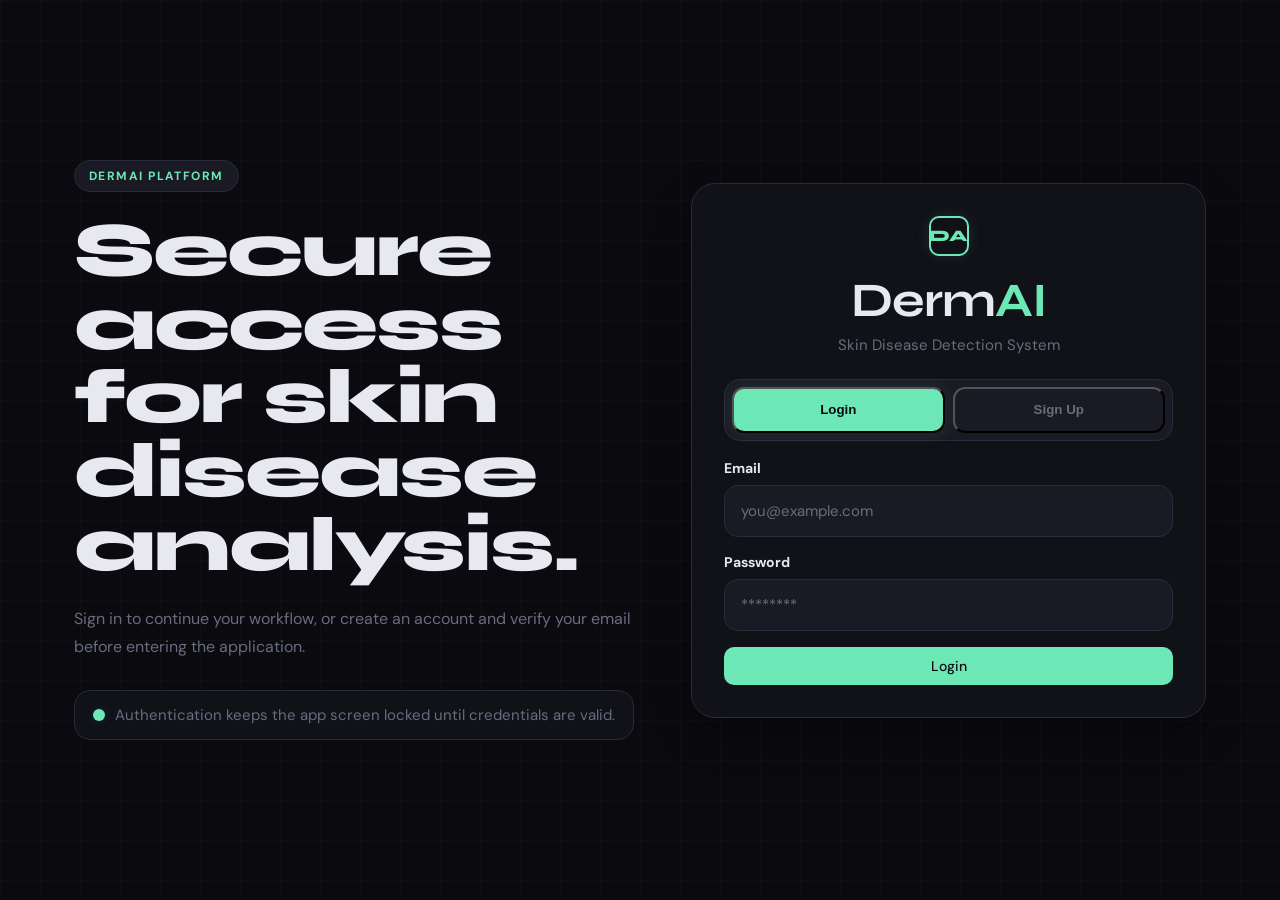
<file: src/api/frontend/index.html>
<!DOCTYPE html>
<html lang="en">
<head>
  <meta charset="UTF-8">
  <meta name="viewport" content="width=device-width, initial-scale=1.0">
  <title>DermAI - Skin Disease Detection</title>
  <link rel="preconnect" href="https://fonts.googleapis.com">
  <link rel="preconnect" href="https://fonts.gstatic.com" crossorigin>
  <link href="https://fonts.googleapis.com/css2?family=Syne:wght@400;600;700;800&family=DM+Sans:wght@300;400;500;700&display=swap" rel="stylesheet">
  <link rel="stylesheet" href="style.css">
  <link rel="stylesheet" href="login_style.css">
</head>
<body>
  <div class="container">
    <header>
      <div class="logo">
        <div class="logo-mark">DA</div>
        <div class="logo-text">Derm<span>AI</span></div>
      </div>
      <div class="header-actions">
        <div class="status-pill">
          <div class="status-dot" id="statusDot"></div>
          <span id="statusText">Checking...</span>
        </div>
        <button class="btn btn-ghost btn-sm" id="profileBtn" type="button">Profile</button>
        <button class="btn btn-ghost btn-sm" id="logoutBtn" type="button">Logout</button>
      </div>
    </header>

    <div class="hero">
      <h1>Skin Disease<br><em>Detection</em> & Analysis</h1>
      <p>Upload a dermoscopic image to receive an AI-powered classification with visual explanation and clinical guidance.</p>
    </div>

    <div class="upload-section" id="uploadSection">
      <div class="upload-zone" id="dropZone">
        <input type="file" id="fileInput" accept="image/*">
        <div class="upload-icon">Scan</div>
        <h3>Drop your image here</h3>
        <p>or <span class="browse" id="browseTrigger">browse files</span> - JPG, PNG, WebP</p>
      </div>

      <div class="preview-wrap" id="previewWrap">
        <img id="previewImg" class="preview-img" src="" alt="Preview">
        <div class="preview-info">
          <h4 id="fileName">image.jpg</h4>
          <p id="fileSize">-</p>
          <div class="button-row">
            <button class="btn btn-primary" id="analyzeBtn" type="button">
              <span>Analyze Image</span>
            </button>
            <button class="btn btn-ghost btn-sm" id="clearBtn" type="button">Clear</button>
          </div>
        </div>
      </div>
    </div>

    <div class="spinner-wrap" id="spinnerWrap">
      <div class="spinner"></div>
      <p id="spinnerMsg">Running inference...</p>
    </div>

    <div class="error-box" id="errorBox"></div>

    <div class="results" id="results">
      <div class="results-grid">
        <div class="card app-card">
          <div class="card-label">Visual Explanation</div>
          <div class="img-row">
            <div class="img-box">
              <span>Original</span>
              <img id="origImg" src="" alt="Original">
            </div>
            <div class="img-box">
              <span>Grad-CAM</span>
              <img id="gradcamImg" src="" alt="Grad-CAM">
            </div>
          </div>
        </div>

        <div class="card app-card">
          <div class="card-label">Prediction</div>
          <div class="pred-class" id="predClass">-</div>
          <div id="riskBadge" class="risk-badge">-</div>
          <div class="conf-bars" id="confBars"></div>
          <div class="infer-time" id="inferTime"></div>
        </div>
      </div>

      <div class="results-grid">
        <div class="card app-card">
          <div class="card-label">Common Symptoms</div>
          <ul class="symptom-list" id="symptoms"></ul>
        </div>

        <div class="card app-card">
          <div class="card-label">Advisory & Sources</div>
          <div class="advisory-text" id="advisory"></div>
          <div class="sources" id="sources"></div>
        </div>
      </div>

      <div class="disclaimer">
        <strong>Medical Disclaimer:</strong> <span id="disclaimer"></span>
      </div>

      <div class="feedback-bar" id="feedbackBar">
        <p>Was this prediction helpful or accurate?</p>
        <div class="feedback-btns">
          <button class="btn-feedback" id="thumbUp" type="button">Yes</button>
          <button class="btn-feedback" id="thumbDown" type="button">No</button>
        </div>
        <textarea id="feedbackComment" class="feedback-comment" rows="3" placeholder="Optional comment: tell us what was correct, unclear, or inaccurate."></textarea>
        <div class="feedback-thanks" id="feedbackThanks">Thank you for your feedback.</div>
      </div>

      <div class="reset-row">
        <button class="btn btn-ghost" id="resetBtn" type="button">Analyze Another Image</button>
      </div>
    </div>
  </div>

  <footer>
    DermAI - DA5402 MLOps Project - IIT Madras
    <span>Not a substitute for professional medical diagnosis</span>
  </footer>

  <div class="modal-overlay hidden-block" id="profileModal">
    <div class="modal-card profile-modal-card">
      <div class="modal-head">
        <div>
          <div class="card-label">Account</div>
          <h3>Profile & Prediction History</h3>
        </div>
        <button class="modal-close" id="profileModalClose" type="button" aria-label="Close profile">x</button>
      </div>

      <div class="profile-grid">
        <div class="profile-panel">
          <div class="profile-stat">
            <span class="profile-label">Username</span>
            <strong id="profileUsername">-</strong>
          </div>
          <div class="profile-stat">
            <span class="profile-label">Email</span>
            <strong id="profileEmail">-</strong>
          </div>
          <div class="profile-stat">
            <span class="profile-label">Gender</span>
            <strong id="profileGender">-</strong>
          </div>
          <div class="profile-stat">
            <span class="profile-label">Verified</span>
            <strong id="profileVerified">-</strong>
          </div>
          <div class="profile-stat">
            <span class="profile-label">Predictions</span>
            <strong id="profilePredictionCount">0</strong>
          </div>
          <div class="profile-stat">
            <span class="profile-label">Feedback</span>
            <strong id="profileFeedbackCount">0</strong>
          </div>
        </div>

        <div class="profile-panel">
          <div class="profile-history-head">
            <span class="profile-label">Recent Predictions</span>
          </div>
          <div id="predictionHistory" class="history-list">
            <p class="history-empty">No predictions available yet.</p>
          </div>
        </div>
      </div>
    </div>
  </div>

  <script src="config.js"></script>
  <script src="app.js"></script>
</body>
</html>
</file>
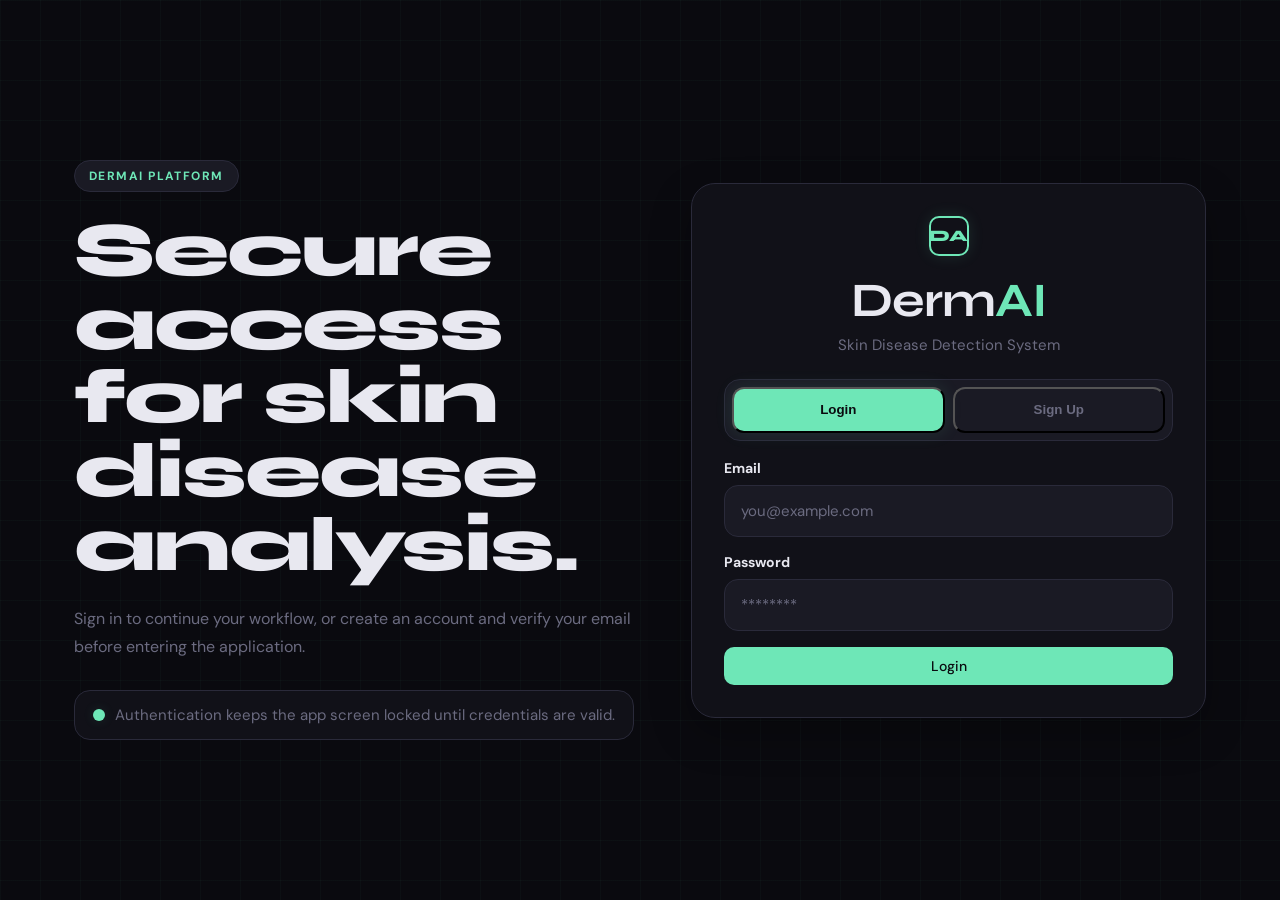
<file: src/api/frontend/auth.html>
<!DOCTYPE html>
<html lang="en">
<head>
  <meta charset="UTF-8">
  <meta name="viewport" content="width=device-width, initial-scale=1.0">
  <title>DermAI Auth</title>
  <link rel="preconnect" href="https://fonts.googleapis.com">
  <link rel="preconnect" href="https://fonts.gstatic.com" crossorigin>
  <link href="https://fonts.googleapis.com/css2?family=Syne:wght@400;600;700;800&family=DM+Sans:wght@300;400;500;700&display=swap" rel="stylesheet">
  <link rel="stylesheet" href="style.css">
  <link rel="stylesheet" href="login_style.css">
</head>
<body class="auth-body">
  <main class="auth-shell">
    <section class="auth-hero">
      <div class="hero-badge">DermAI Platform</div>
      <h1>Secure access for skin disease analysis.</h1>
      <p>Sign in to continue your workflow, or create an account and verify your email before entering the application.</p>
      <div class="hero-note">
        <span class="hero-note-dot"></span>
        Authentication keeps the app screen locked until credentials are valid.
      </div>
    </section>

    <section class="card auth-card">
      <div class="brand">
        <div class="brand-mark">DA</div>
        <h1>Derm<span>AI</span></h1>
        <p>Skin Disease Detection System</p>
      </div>

      <div class="tabs">
        <button class="tab active" data-tab="login" type="button">Login</button>
        <button class="tab" data-tab="signup" type="button">Sign Up</button>
      </div>

      <div id="msg" class="msg" role="status" aria-live="polite"></div>

      <form id="loginForm" class="form">
        <div class="field">
          <label for="loginEmail">Email</label>
          <input type="email" id="loginEmail" placeholder="you@example.com" autocomplete="email">
        </div>
        <div class="field">
          <label for="loginPassword">Password</label>
          <input type="password" id="loginPassword" placeholder="********" autocomplete="current-password">
        </div>
        <button class="btn" id="loginBtn" type="submit">Login</button>
      </form>

      <section id="signupForm" class="form hidden-block">
        <div id="step1">
          <form id="signupDetailsForm" class="form">
            <div class="field">
              <label for="suUsername">Username</label>
              <input type="text" id="suUsername" placeholder="your_username" autocomplete="username">
            </div>
            <div class="field">
              <label for="suEmail">Email</label>
              <input type="email" id="suEmail" placeholder="you@example.com" autocomplete="email">
            </div>
            <div class="field">
              <label for="suPassword">Password</label>
              <input type="password" id="suPassword" placeholder="Min 8 characters" autocomplete="new-password">
            </div>
            <div class="field">
              <label for="suGender">Gender</label>
              <select id="suGender">
                <option value="prefer_not_to_say">Prefer not to say</option>
                <option value="male">Male</option>
                <option value="female">Female</option>
                <option value="other">Other</option>
              </select>
            </div>
            <p class="legal-copy">
              By creating an account, you automatically accept our
              <button class="inline-link" id="termsLink" type="button">Terms & Conditions</button>
              and acknowledge the
              <button class="inline-link" id="manualLink" type="button">User Manual</button>.
            </p>
            <button class="btn" id="signupBtn" type="submit">Create Account & Send OTP</button>
          </form>
        </div>

        <div id="step2" class="hidden-block">
          <form id="otpForm" class="form">
            <p class="otp-copy">
              A 6-digit OTP was sent to <strong id="otpEmail"></strong>
            </p>
            <div class="field">
              <label for="otpInput">Enter OTP</label>
              <div class="otp-wrap">
                <input type="text" id="otpInput" placeholder="000000" maxlength="6" inputmode="numeric">
                <button class="btn-otp" id="resendBtn" type="button">Resend</button>
              </div>
            </div>
            <button class="btn" id="verifyBtn" type="submit">Verify & Continue</button>
            <button class="btn btn-secondary" id="backBtn" type="button">Back</button>
          </form>
        </div>
      </section>
    </section>
  </main>

  <div class="modal-overlay hidden-block" id="legalModal">
    <div class="modal-card legal-modal-card">
      <div class="modal-head">
        <div>
          <div class="card-label">DermAI Policies</div>
          <h3 id="legalModalTitle">Terms & Conditions</h3>
        </div>
        <button class="modal-close" id="legalModalClose" type="button" aria-label="Close dialog">x</button>
      </div>

      <div class="modal-tabs">
        <button class="modal-tab active" data-legal-tab="terms" type="button">Terms</button>
        <button class="modal-tab" data-legal-tab="manual" type="button">Manual</button>
      </div>

      <div class="modal-body legal-modal-body">
        <section id="legalTermsSection" class="legal-section">
          <p class="legal-lead">Creating an account means you accept the operational terms below without a separate checkbox.</p>
          <ul class="legal-list">
            <li>You allow DermAI to store submitted skin images, prediction metadata, and optional feedback comments for model improvement and future retraining.</li>
            <li>Your submitted images and account-linked data remain private to DermAI and are not intended to be shared with third parties as part of normal application usage.</li>
            <li>This application is fully AI-driven and does not include manual dermatologist verification before showing a prediction.</li>
            <li>Predictions, Grad-CAM explanations, and advisory notes are assistive outputs only and must not replace professional medical diagnosis.</li>
            <li>You should upload only images you are authorized to share and avoid any content that violates privacy, safety, or applicable regulations.</li>
          </ul>
        </section>

        <section id="legalManualSection" class="legal-section hidden-block">
          <p class="legal-lead">User manual highlights for DermAI:</p>
          <ol class="manual-list">
            <li>Create an account, verify the OTP sent to your email, and log in to access the protected application.</li>
            <li>Upload a dermoscopic image in JPG, PNG, or WebP format and start the analysis workflow.</li>
            <li>Review the predicted class, risk badge, class confidence bars, Grad-CAM explanation, symptoms, advisory text, and medical disclaimer.</li>
            <li>Submit thumbs up or thumbs down feedback and optionally leave a written comment to improve future system performance.</li>
            <li>Use the profile section to review your account details and recent prediction history.</li>
          </ol>
          <a class="source-link manual-download-link" id="manualDownloadLink" href="#" target="_blank" rel="noreferrer">Open full User Manual</a>
        </section>
      </div>
    </div>
  </div>

  <script src="config.js"></script>
  <script src="auth.js"></script>
</body>
</html>
</file>
<file: src/api/frontend/style.css>
:root {
  --bg: #0a0a0f;
  --surface: #111118;
  --surface2: #1a1a24;
  --border: #2a2a3a;
  --accent: #6ee7b7;
  --accent2: #34d399;
  --danger: #f87171;
  --warn: #fbbf24;
  --safe: #6ee7b7;
  --text: #e8e8f0;
  --muted: #6b6b80;
  --glow: rgba(110, 231, 183, 0.12);
}

* {
  margin: 0;
  padding: 0;
  box-sizing: border-box;
}

body {
  background: var(--bg);
  color: var(--text);
  font-family: "DM Sans", sans-serif;
  font-size: 15px;
  min-height: 100vh;
  overflow-x: hidden;
}

body::before {
  content: "";
  position: fixed;
  inset: 0;
  background-image:
    linear-gradient(rgba(110, 231, 183, 0.03) 1px, transparent 1px),
    linear-gradient(90deg, rgba(110, 231, 183, 0.03) 1px, transparent 1px);
  background-size: 40px 40px;
  pointer-events: none;
  z-index: 0;
}

.container {
  max-width: 1100px;
  margin: 0 auto;
  padding: 0 24px;
  position: relative;
  z-index: 1;
}

header {
  padding: 28px 0 20px;
  border-bottom: 1px solid var(--border);
  margin-bottom: 48px;
  display: flex;
  align-items: center;
  justify-content: space-between;
  gap: 16px;
}

.logo {
  display: flex;
  align-items: center;
  gap: 12px;
}

.header-actions {
  display: flex;
  align-items: center;
  gap: 12px;
}

.logo-mark,
.brand-mark {
  width: 40px;
  height: 40px;
  border: 2px solid var(--accent);
  border-radius: 10px;
  display: flex;
  align-items: center;
  justify-content: center;
  font-family: "Syne", sans-serif;
  font-weight: 800;
  font-size: 16px;
  color: var(--accent);
  box-shadow: 0 0 16px var(--glow);
}

.logo-text,
.brand h1,
.hero h1,
.preview-info h4,
.pred-class,
.upload-zone h3 {
  font-family: "Syne", sans-serif;
}

.logo-text {
  font-size: 20px;
  font-weight: 700;
  letter-spacing: -0.3px;
}

.logo-text span,
.brand span,
.hero h1 em {
  color: var(--accent);
}

.status-pill {
  display: flex;
  align-items: center;
  gap: 7px;
  background: var(--surface2);
  border: 1px solid var(--border);
  padding: 6px 14px;
  border-radius: 100px;
  font-size: 13px;
  color: var(--muted);
}

.status-dot {
  width: 7px;
  height: 7px;
  border-radius: 50%;
  background: var(--muted);
  transition: background 0.3s, box-shadow 0.3s;
}

.status-dot.online {
  background: var(--accent);
  box-shadow: 0 0 8px var(--accent);
}

.hero {
  text-align: center;
  margin-bottom: 56px;
  animation: fadeUp 0.6s ease both;
}

.hero h1 {
  font-size: clamp(2rem, 5vw, 3.6rem);
  font-weight: 800;
  line-height: 1.1;
  letter-spacing: -1.5px;
  margin-bottom: 16px;
}

.hero h1 em {
  font-style: normal;
}

.hero p {
  color: var(--muted);
  font-size: 16px;
  max-width: 500px;
  margin: 0 auto;
  line-height: 1.7;
}

.upload-section {
  animation: fadeUp 0.6s 0.1s ease both;
}

.upload-zone {
  border: 2px dashed var(--border);
  border-radius: 20px;
  padding: 56px 32px;
  text-align: center;
  cursor: pointer;
  transition: border-color 0.25s, background 0.25s, transform 0.2s;
  position: relative;
  overflow: hidden;
  background: var(--surface);
}

.upload-zone:hover,
.upload-zone.drag-over {
  border-color: var(--accent);
  background: rgba(110, 231, 183, 0.04);
  transform: translateY(-2px);
}

#fileInput {
  display: none;
}

.upload-icon {
  width: 56px;
  height: 56px;
  border: 2px solid var(--border);
  border-radius: 16px;
  display: flex;
  align-items: center;
  justify-content: center;
  margin: 0 auto 20px;
  font-size: 14px;
  font-weight: 700;
  letter-spacing: 0.12em;
  text-transform: uppercase;
  color: var(--accent);
  transition: border-color 0.25s, box-shadow 0.25s;
}

.upload-zone:hover .upload-icon {
  border-color: var(--accent);
  box-shadow: 0 0 20px var(--glow);
}

.upload-zone h3 {
  font-size: 18px;
  font-weight: 600;
  margin-bottom: 8px;
}

.upload-zone p {
  color: var(--muted);
  font-size: 14px;
}

.browse {
  color: var(--accent);
  cursor: pointer;
}

.preview-wrap {
  display: none;
  gap: 16px;
  align-items: flex-start;
  padding: 20px;
  background: var(--surface);
  border: 1px solid var(--border);
  border-radius: 20px;
}

.preview-img {
  width: 140px;
  height: 140px;
  object-fit: cover;
  border-radius: 12px;
  flex-shrink: 0;
  border: 1px solid var(--border);
}

.preview-info {
  flex: 1;
}

.preview-info h4 {
  font-size: 15px;
  font-weight: 600;
  margin-bottom: 4px;
}

.preview-info p,
.infer-time,
footer,
.card-label {
  color: var(--muted);
}

.preview-info p {
  font-size: 13px;
  margin-bottom: 16px;
}

.button-row,
.feedback-btns,
.reset-row,
.sources,
.img-row {
  display: flex;
  gap: 12px;
}

.btn {
  display: inline-flex;
  align-items: center;
  justify-content: center;
  gap: 8px;
  padding: 10px 22px;
  border-radius: 10px;
  border: none;
  cursor: pointer;
  font-family: "DM Sans", sans-serif;
  font-size: 14px;
  font-weight: 500;
  transition: all 0.2s;
}

.btn-primary,
.btn:not(.btn-ghost):not(.btn-secondary) {
  background: var(--accent);
  color: #0a0a0f;
}

.btn-primary:hover,
.btn:not(.btn-ghost):not(.btn-secondary):hover {
  background: var(--accent2);
  transform: translateY(-1px);
  box-shadow: 0 4px 16px rgba(110, 231, 183, 0.3);
}

.btn-primary:disabled,
.btn:disabled,
.btn-feedback:disabled,
.btn-otp:disabled {
  opacity: 0.5;
  cursor: not-allowed;
  transform: none;
}

.btn-ghost,
.btn-secondary {
  background: transparent;
  border: 1px solid var(--border);
  color: var(--muted);
}

.btn-ghost:hover,
.btn-secondary:hover {
  border-color: var(--text);
  color: var(--text);
}

.btn-sm {
  padding: 7px 14px;
  font-size: 13px;
}

.spinner-wrap {
  display: none;
  flex-direction: column;
  align-items: center;
  gap: 16px;
  padding: 48px;
  background: var(--surface);
  border: 1px solid var(--border);
  border-radius: 20px;
}

.spinner {
  width: 44px;
  height: 44px;
  border: 3px solid var(--border);
  border-top-color: var(--accent);
  border-radius: 50%;
  animation: spin 0.8s linear infinite;
}

.spinner-wrap p {
  color: var(--muted);
  font-size: 14px;
}

.results {
  display: none;
  animation: fadeUp 0.4s ease both;
}

.results-grid {
  display: grid;
  grid-template-columns: 1fr 1fr;
  gap: 20px;
  margin-bottom: 20px;
}

.card,
.app-card {
  background: var(--surface);
  border: 1px solid var(--border);
  border-radius: 16px;
  padding: 24px;
}

.card-label {
  font-size: 11px;
  font-weight: 500;
  letter-spacing: 1.2px;
  text-transform: uppercase;
  margin-bottom: 16px;
}

.img-row {
  display: grid;
  grid-template-columns: 1fr 1fr;
  gap: 12px;
}

.img-box {
  text-align: center;
}

.img-box span {
  display: block;
  font-size: 12px;
  color: var(--muted);
  margin-bottom: 8px;
  letter-spacing: 0.5px;
}

.img-box img {
  width: 100%;
  aspect-ratio: 1;
  object-fit: cover;
  border-radius: 10px;
  border: 1px solid var(--border);
}

.pred-class {
  font-size: 26px;
  font-weight: 800;
  letter-spacing: -0.5px;
  margin-bottom: 6px;
}

.risk-badge {
  display: inline-flex;
  align-items: center;
  gap: 6px;
  padding: 4px 12px;
  border-radius: 100px;
  font-size: 12px;
  font-weight: 500;
  margin-bottom: 20px;
}

.risk-HIGH {
  background: rgba(248, 113, 113, 0.12);
  color: var(--danger);
  border: 1px solid rgba(248, 113, 113, 0.25);
}

.risk-MEDIUM {
  background: rgba(251, 191, 36, 0.12);
  color: var(--warn);
  border: 1px solid rgba(251, 191, 36, 0.25);
}

.risk-LOW {
  background: rgba(110, 231, 183, 0.12);
  color: var(--safe);
  border: 1px solid rgba(110, 231, 183, 0.25);
}

.conf-bars {
  display: flex;
  flex-direction: column;
  gap: 8px;
}

.conf-row {
  display: grid;
  grid-template-columns: 60px 1fr 44px;
  gap: 10px;
  align-items: center;
  font-size: 13px;
}

.cls-name,
.conf-val {
  color: var(--muted);
}

.cls-name {
  text-align: right;
}

.conf-track {
  height: 6px;
  background: var(--surface2);
  border-radius: 3px;
  overflow: hidden;
}

.conf-fill {
  height: 100%;
  border-radius: 3px;
  background: var(--border);
  transition: width 0.6s cubic-bezier(0.23, 1, 0.32, 1);
}

.conf-fill.top {
  background: var(--accent);
  box-shadow: 0 0 8px rgba(110, 231, 183, 0.4);
}

.symptom-list {
  list-style: none;
  display: flex;
  flex-direction: column;
  gap: 8px;
}

.symptom-list li {
  display: flex;
  align-items: flex-start;
  gap: 10px;
  font-size: 14px;
  color: var(--text);
  line-height: 1.5;
}

.symptom-list li::before {
  content: "->";
  color: var(--accent);
  font-size: 12px;
  margin-top: 2px;
  flex-shrink: 0;
}

.advisory-text {
  font-size: 14px;
  color: var(--text);
  line-height: 1.7;
  padding: 16px;
  background: var(--surface2);
  border-radius: 10px;
  border-left: 3px solid var(--accent);
  margin-bottom: 16px;
}

.sources {
  flex-wrap: wrap;
  gap: 8px;
}

.source-link {
  display: inline-flex;
  align-items: center;
  gap: 6px;
  padding: 5px 12px;
  background: var(--surface2);
  border: 1px solid var(--border);
  border-radius: 8px;
  text-decoration: none;
  color: var(--muted);
  font-size: 13px;
  transition: all 0.2s;
}

.source-link:hover {
  color: var(--accent);
  border-color: var(--accent);
}

.disclaimer {
  background: rgba(251, 191, 36, 0.06);
  border: 1px solid rgba(251, 191, 36, 0.2);
  border-radius: 12px;
  padding: 14px 18px;
  font-size: 13px;
  color: var(--warn);
  line-height: 1.6;
  margin-bottom: 20px;
}

.feedback-bar {
  display: flex;
  align-items: center;
  gap: 12px;
  padding: 20px 24px;
  background: var(--surface);
  border: 1px solid var(--border);
  border-radius: 16px;
  margin-bottom: 20px;
  flex-wrap: wrap;
}

.feedback-bar p {
  flex: 1;
  font-size: 14px;
  color: var(--muted);
  min-width: 180px;
}

.btn-feedback {
  display: flex;
  align-items: center;
  gap: 7px;
  padding: 9px 18px;
  border-radius: 10px;
  border: 1px solid var(--border);
  background: transparent;
  color: var(--muted);
  font-family: "DM Sans", sans-serif;
  font-size: 14px;
  cursor: pointer;
  transition: all 0.2s;
}

.btn-feedback:hover {
  border-color: var(--text);
  color: var(--text);
}

.btn-feedback.active-up {
  background: rgba(110, 231, 183, 0.1);
  border-color: var(--accent);
  color: var(--accent);
}

.btn-feedback.active-down {
  background: rgba(248, 113, 113, 0.1);
  border-color: var(--danger);
  color: var(--danger);
}

.feedback-thanks {
  display: none;
  color: var(--accent);
  font-size: 13px;
  align-items: center;
  gap: 6px;
}

.feedback-comment {
  width: 100%;
  min-height: 96px;
  resize: vertical;
  border-radius: 12px;
  border: 1px solid var(--border);
  background: var(--surface2);
  color: var(--text);
  padding: 12px 14px;
  font: inherit;
}

.feedback-comment::placeholder {
  color: var(--muted);
}

.feedback-comment:focus {
  outline: none;
  border-color: var(--accent);
  box-shadow: 0 0 0 3px rgba(110, 231, 183, 0.1);
}

.reset-row {
  display: flex;
  justify-content: center;
  margin-top: 8px;
}

.modal-overlay {
  position: fixed;
  inset: 0;
  z-index: 20;
  display: none;
  align-items: center;
  justify-content: center;
  padding: 24px;
  background: rgba(10, 10, 15, 0.76);
  backdrop-filter: blur(8px);
}

.modal-card {
  width: min(920px, 100%);
  max-height: 88vh;
  overflow: auto;
  background: var(--surface);
  border: 1px solid var(--border);
  border-radius: 20px;
  padding: 24px;
  box-shadow: 0 24px 64px rgba(0, 0, 0, 0.35);
}

.modal-head {
  display: flex;
  align-items: flex-start;
  justify-content: space-between;
  gap: 16px;
  margin-bottom: 18px;
}

.modal-head h3 {
  font-family: "Syne", sans-serif;
  font-size: 28px;
}

.modal-close {
  width: 40px;
  height: 40px;
  border-radius: 10px;
  border: 1px solid var(--border);
  background: var(--surface2);
  color: var(--text);
  cursor: pointer;
  font: inherit;
}

.modal-close:hover {
  border-color: var(--accent);
  color: var(--accent);
}

.profile-grid {
  display: grid;
  grid-template-columns: minmax(220px, 280px) 1fr;
  gap: 20px;
}

.profile-panel {
  border: 1px solid var(--border);
  background: var(--surface2);
  border-radius: 16px;
  padding: 18px;
}

.profile-stat + .profile-stat {
  margin-top: 14px;
}

.profile-label {
  display: block;
  color: var(--muted);
  font-size: 12px;
  text-transform: uppercase;
  letter-spacing: 0.08em;
  margin-bottom: 4px;
}

.profile-history-head {
  margin-bottom: 14px;
}

.history-list {
  display: flex;
  flex-direction: column;
  gap: 12px;
}

.history-item {
  border: 1px solid var(--border);
  border-radius: 14px;
  background: rgba(10, 10, 15, 0.28);
  padding: 14px;
}

.history-item-head {
  display: flex;
  justify-content: space-between;
  align-items: center;
  gap: 12px;
  margin-bottom: 8px;
}

.history-item-meta,
.history-empty {
  color: var(--muted);
  font-size: 13px;
  line-height: 1.6;
}

.error-box {
  display: none;
  background: rgba(248, 113, 113, 0.07);
  border: 1px solid rgba(248, 113, 113, 0.25);
  border-radius: 14px;
  padding: 20px 24px;
  color: var(--danger);
  font-size: 14px;
  line-height: 1.6;
}

footer {
  margin-top: 80px;
  padding: 28px 0;
  border-top: 1px solid var(--border);
  text-align: center;
  font-size: 13px;
  position: relative;
  z-index: 1;
}

footer span {
  display: block;
  margin-top: 4px;
}

.hidden-block {
  display: none;
}

@keyframes fadeUp {
  from {
    opacity: 0;
    transform: translateY(16px);
  }

  to {
    opacity: 1;
    transform: translateY(0);
  }
}

@keyframes spin {
  to {
    transform: rotate(360deg);
  }
}

@media (max-width: 700px) {
  .results-grid {
    grid-template-columns: 1fr;
  }
}

@media (max-width: 840px) {
  .container {
    padding: 0 18px;
  }

  header {
    flex-direction: column;
    align-items: flex-start;
    margin-bottom: 36px;
  }

  .header-actions,
  .preview-wrap,
  .feedback-bar,
  .button-row {
    flex-direction: column;
    align-items: stretch;
  }

  .profile-grid {
    grid-template-columns: 1fr;
  }

  .preview-img {
    width: 100%;
    height: auto;
    max-width: 220px;
  }
}
</file>
<file: src/api/frontend/login_style.css>
.auth-body {
  overflow-x: hidden;
}

.auth-shell {
  min-height: 100vh;
  max-width: 1180px;
  margin: 0 auto;
  padding: 0 24px;
  position: relative;
  z-index: 1;
  display: grid;
  grid-template-columns: minmax(0, 1.05fr) minmax(360px, 0.95fr);
  gap: 48px;
  align-items: center;
}

.auth-hero {
  animation: fadeUp 0.6s ease both;
}

.hero-badge {
  display: inline-flex;
  align-items: center;
  padding: 7px 14px;
  border-radius: 999px;
  border: 1px solid var(--border);
  background: var(--surface2);
  color: var(--accent);
  font-size: 12px;
  font-weight: 700;
  letter-spacing: 0.12em;
  text-transform: uppercase;
  margin-bottom: 22px;
}

.auth-hero h1 {
  font-family: "Syne", sans-serif;
  font-size: clamp(2.8rem, 6vw, 5.6rem);
  font-weight: 800;
  line-height: 0.96;
  letter-spacing: -2px;
  margin-bottom: 22px;
  color: var(--text);
}

.auth-hero p {
  color: var(--muted);
  font-size: 16px;
  line-height: 1.8;
  max-width: 560px;
}

.hero-note {
  margin-top: 28px;
  display: inline-flex;
  align-items: center;
  gap: 10px;
  padding: 14px 18px;
  border-radius: 16px;
  background: var(--surface);
  border: 1px solid var(--border);
  color: var(--muted);
  max-width: 580px;
}

.hero-note-dot {
  width: 12px;
  height: 12px;
  border-radius: 50%;
  flex-shrink: 0;
  background: var(--accent);
  box-shadow: 0 0 12px var(--glow);
}

.auth-card {
  background: var(--surface);
  border: 1px solid var(--border);
  border-radius: 24px;
  padding: 32px;
  box-shadow: 0 16px 40px rgba(0, 0, 0, 0.28);
  animation: fadeUp 0.6s 0.08s ease both;
}

.brand {
  text-align: center;
  margin-bottom: 24px;
}

.brand-mark {
  margin: 0 auto 16px;
}

.brand h1 {
  font-size: 3rem;
  letter-spacing: -1px;
  margin-bottom: 6px;
}

.brand p {
  color: var(--muted);
  font-size: 15px;
}

.tabs {
  display: grid;
  grid-template-columns: repeat(2, 1fr);
  gap: 8px;
  padding: 7px;
  background: var(--surface2);
  border: 1px solid var(--border);
  border-radius: 16px;
  margin-bottom: 18px;
}

.tab {
  min-height: 46px;
  border-radius: 12px;
  background: transparent;
  color: var(--muted);
  font-weight: 700;
  transition: all 0.2s;
}

.tab.active {
  background: var(--accent);
  color: #0a0a0f;
  box-shadow: 0 0 18px var(--glow);
}

.form {
  display: flex;
  flex-direction: column;
  gap: 16px;
}

.field label {
  display: block;
  margin-bottom: 8px;
  color: var(--text);
  font-size: 14px;
  font-weight: 700;
}

.field input,
.field select {
  width: 100%;
  min-height: 52px;
  padding: 0 16px;
  border-radius: 14px;
  border: 1px solid var(--border);
  background: var(--surface2);
  color: var(--text);
  font: inherit;
  transition: border-color 0.2s, box-shadow 0.2s, background 0.2s;
}

.field input::placeholder {
  color: var(--muted);
}

.field input:focus,
.field select:focus {
  outline: none;
  border-color: var(--accent);
  box-shadow: 0 0 0 3px rgba(110, 231, 183, 0.1);
}

.msg {
  display: none;
  margin-bottom: 16px;
  padding: 14px 16px;
  border-radius: 14px;
  font-size: 14px;
  line-height: 1.6;
}

.msg.success {
  background: rgba(110, 231, 183, 0.08);
  border: 1px solid rgba(110, 231, 183, 0.24);
  color: var(--accent);
}

.msg.error {
  background: rgba(248, 113, 113, 0.08);
  border: 1px solid rgba(248, 113, 113, 0.24);
  color: var(--danger);
}

.otp-copy {
  color: var(--muted);
  font-size: 13px;
  line-height: 1.6;
  text-align: center;
}

.otp-copy strong,
#otpEmail {
  color: var(--text);
}

.otp-wrap {
  display: grid;
  grid-template-columns: 1fr auto;
  gap: 10px;
}

.btn-otp {
  min-width: 98px;
  border-radius: 12px;
  border: 1px solid var(--border);
  background: var(--surface);
  color: var(--accent);
  font-weight: 700;
  padding: 0 14px;
}

.btn-otp:hover {
  border-color: var(--accent);
  background: rgba(110, 231, 183, 0.06);
}

.legal-copy {
  color: var(--muted);
  font-size: 13px;
  line-height: 1.7;
}

.inline-link {
  border: none;
  background: transparent;
  color: var(--accent);
  cursor: pointer;
  font: inherit;
  padding: 0;
  text-decoration: underline;
}

.inline-link:hover {
  color: var(--accent2);
}

.legal-modal-card {
  width: min(760px, 100%);
}

.modal-tabs {
  display: flex;
  gap: 10px;
  margin-bottom: 16px;
}

.modal-tab {
  min-height: 40px;
  padding: 0 16px;
  border-radius: 12px;
  border: 1px solid var(--border);
  background: var(--surface2);
  color: var(--muted);
  font: inherit;
  font-weight: 700;
  cursor: pointer;
}

.modal-tab.active {
  color: #0a0a0f;
  background: var(--accent);
  border-color: var(--accent);
}

.legal-modal-body {
  display: flex;
  flex-direction: column;
  gap: 14px;
}

.legal-section {
  color: var(--text);
}

.legal-lead {
  color: var(--muted);
  line-height: 1.7;
  margin-bottom: 14px;
}

.legal-list,
.manual-list {
  padding-left: 18px;
  display: flex;
  flex-direction: column;
  gap: 10px;
  line-height: 1.7;
}

.manual-download-link {
  margin-top: 18px;
}

@media (max-width: 920px) {
  .auth-shell {
    grid-template-columns: 1fr;
    gap: 28px;
    padding: 28px 18px 40px;
  }

  .auth-hero h1 {
    font-size: clamp(2.4rem, 10vw, 4.4rem);
  }

  .auth-card {
    padding: 24px;
  }
}
</file>
